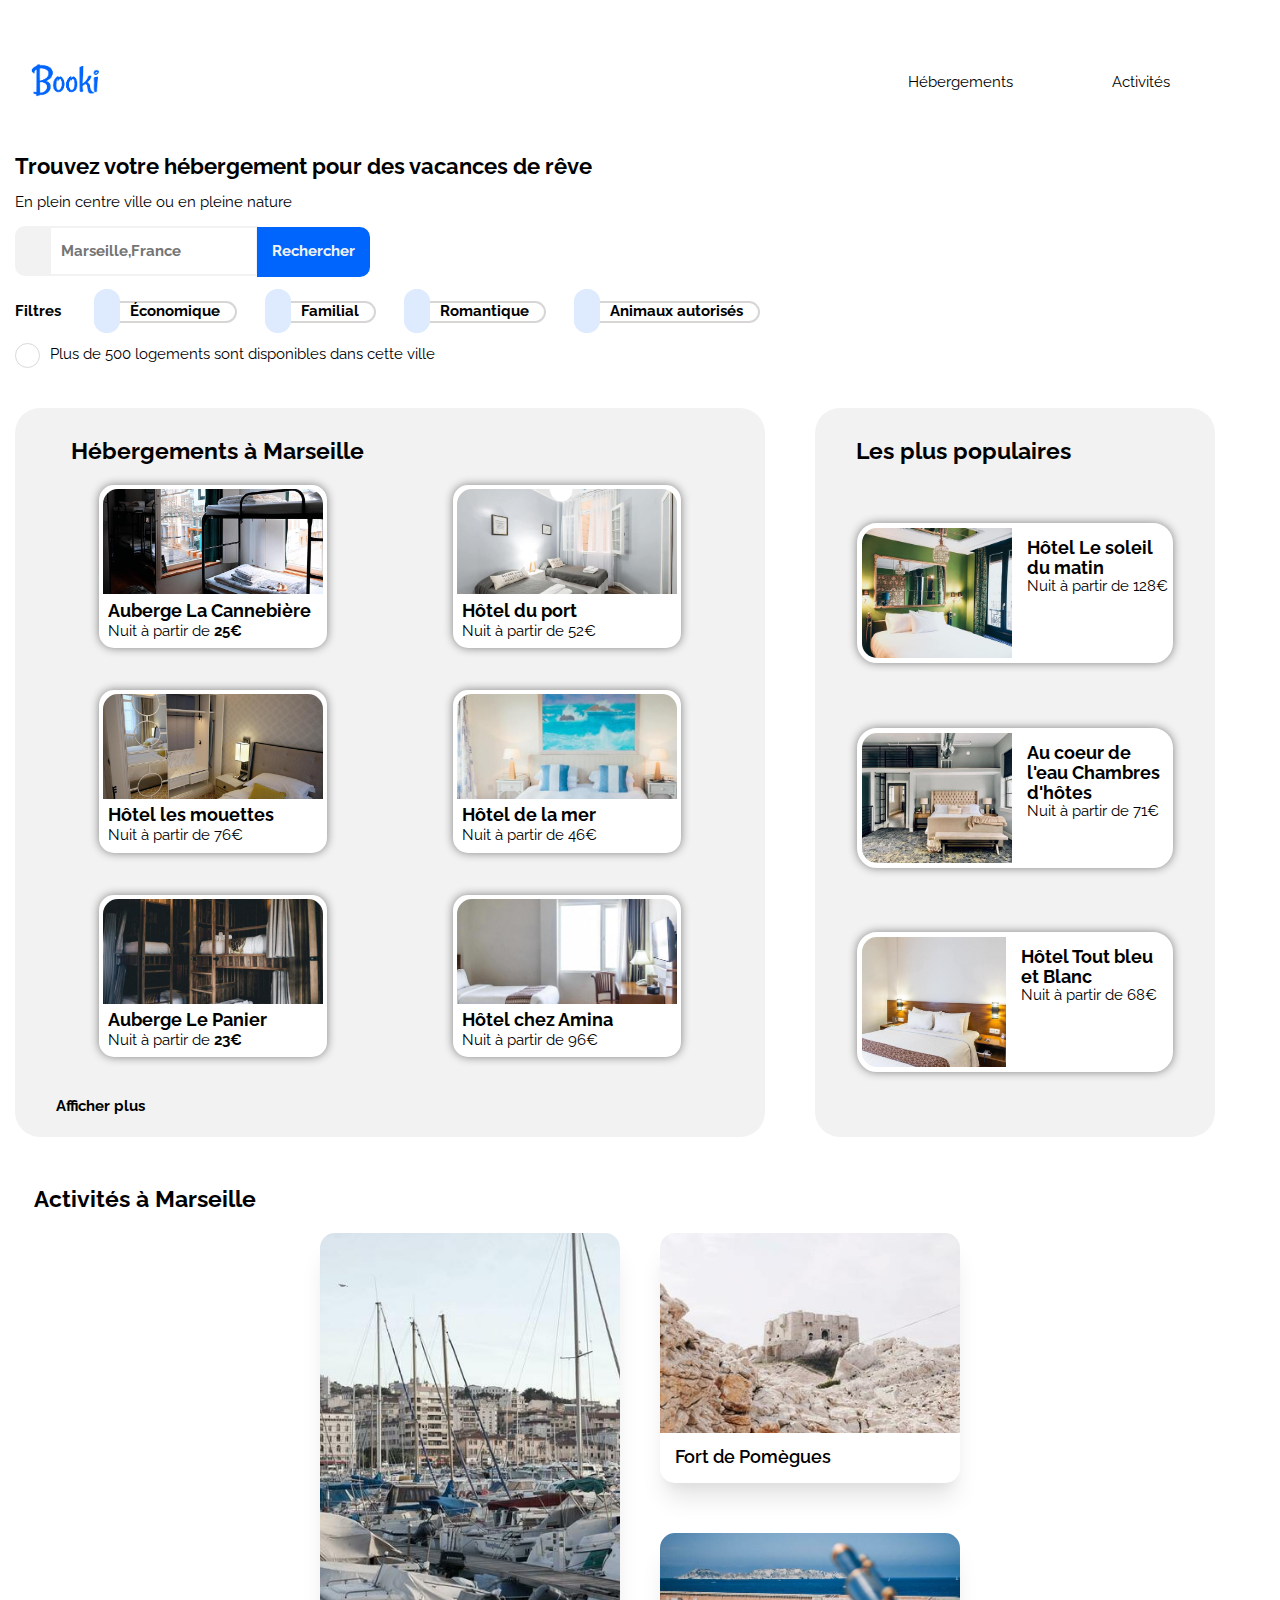
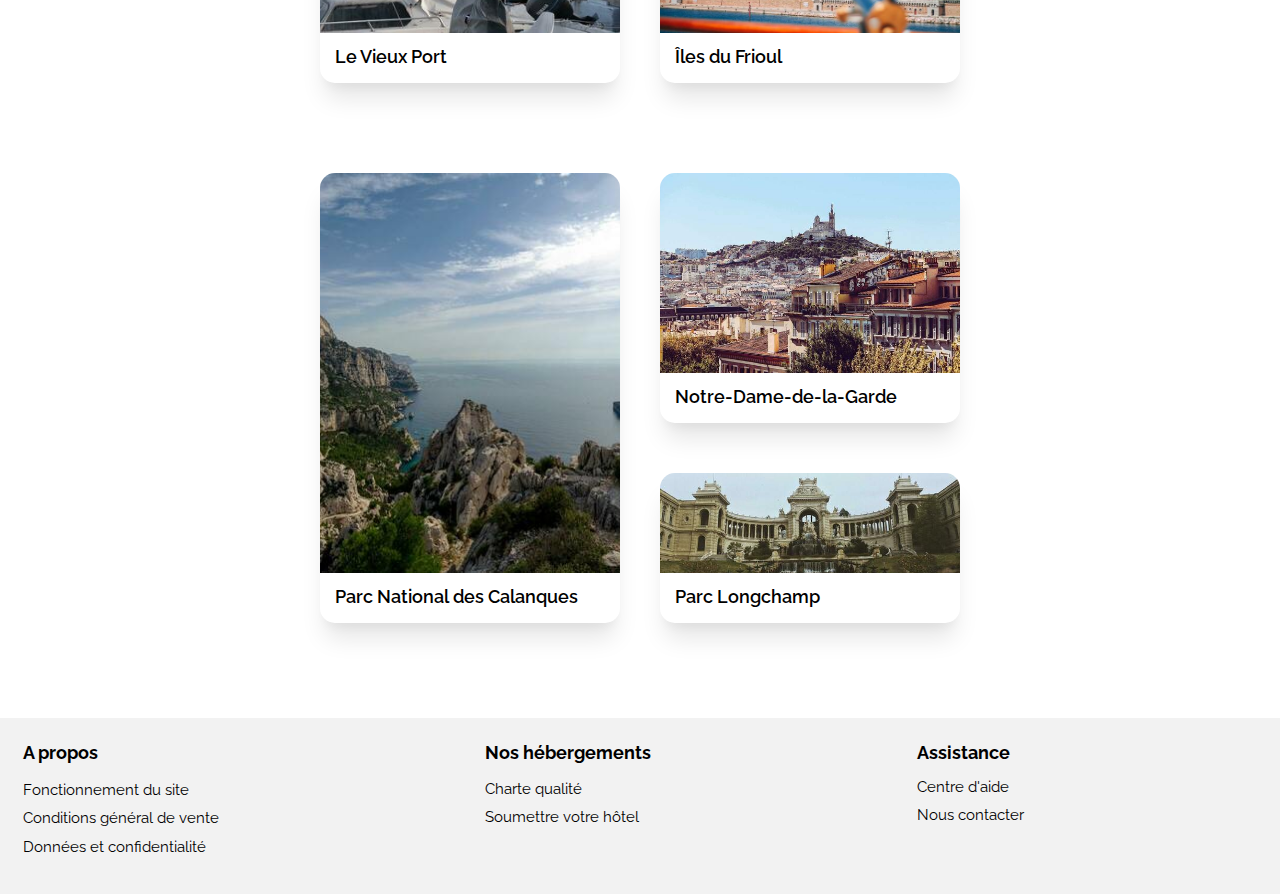
<file: index.html>
<!DOCTYPE html>
<html lang="fr">
  <head>
    <meta charset="UTF-8" />
    <meta http-equiv="X-UA-Compatible" content="IE=edge" />
    <meta name="viewport" content="width=device-width, initial-scale=1.0" />
    <link rel="preconnect" href="https://fonts.googleapis.com" />
    <link rel="preconnect" href="https://fonts.gstatic.com" crossorigin />
    <link
      href="https://fonts.googleapis.com/css2?family=Raleway:wght@100&display=swap"
      rel="stylesheet"
    />
    <link
      rel="stylesheet"
      href="https://cdnjs.cloudflare.com/ajax/libs/font-awesome/6.1.1/css/all.min.css"
      integrity="sha512-KfkfwYDsLkIlwQp6LFnl8zNdLGxu9YAA1QvwINks4PhcElQSvqcyVLLD9aMhXd13uQjoXtEKNosOWaZqXgel0g=="
      crossorigin="anonymous"
      referrerpolicy="no-referrer"
    />
    <link rel="stylesheet" href="css/normalize.css" />
    <link rel="stylesheet" href="css/style.css" />
    <title>Booki</title>
  </head>
  <body>
    <header>
      <div id="entete">
        <a href="#">
          <img id="logo" src="img/logo/Booki@3x.png" alt="booki" />
        </a>
        <nav>
          <div class="sub_nav">
            <a href="#logement">Hébergements</a>
            <a href="#activite">Activités</a>
          </div>
        </nav>
      </div>
    </header>
    <main>
      <section class="find">
        <div class="titre">
          <h1>Trouvez votre hébergement pour des vacances de rêve</h1>
          <p>En plein centre ville ou en pleine nature</p>
        </div>
        <div id="recherche">
          <i class="fa-solid fa-location-dot one"></i>
          <form>
            <label for="site_search">Marseille,France</label>
            <input
              placeholder="Marseille,France"
              name="ville"
              type="text"
              id="site_search"
            />
            <button type="submit">Rechercher</button>
          </form>
          <span class="loupe">
            <i class="fa-solid fa-magnifying-glass two"></i>
          </span>
        </div>
        <nav id="filtre">
          <p>Filtres</p>
          <ul>
            <li>
              <a href="#">
                <i class="fa-solid fa-money-bill-1-wave"></i>Économique</a
              >
            </li>
            <li>
              <a href="#">
                <i class="fa-solid fa-child-reaching"></i>Familial</a
              >
            </li>
            <li>
              <a href="#"><i class="fa-solid fa-heart"></i>Romantique</a>
            </li>
            <li>
              <a href="#"><i class="fa-solid fa-dog"></i>Animaux autorisés</a>
            </li>
          </ul>
        </nav>
        <div class="searchResult">
          <div class="searchResultIcon">
            <i class="fa-solid fa-info"></i>
          </div>
          <p class="searchResultText">
            Plus de 500 logements sont disponibles dans cette ville
          </p>
        </div>
      </section>

      <!--HEBERGEMENT-->

      <div id="logement">
        <section class="hote">
          <h2>Hébergements à Marseille</h2>
          <a href="#">
            <article class="blockh">
              <div class="contenu">
                <img
                  src="img/Hébergement/Auberge_la_cannebière.jpg"
                  alt="Auberge_cannebiere"
                />
                <h3>Auberge La Cannebière</h3>
                <p>Nuit à partir de <strong>25€</strong></p>
                <div class="rating">
                  <ul>
                    <li>
                      <i class="fa-solid fa-star"></i>
                    </li>
                    <li>
                      <i class="fa-solid fa-star"></i>
                    </li>
                    <li>
                      <i class="fa-solid fa-star"></i>
                    </li>
                    <li>
                      <i class="fa-solid fa-star"></i>
                    </li>
                    <li>
                      <i class="fa-solid fa-star" style="color: #f2f2f2"></i>
                    </li>
                  </ul>
                </div>
              </div>
            </article>
          </a>
          <a href="#">
            <article class="blockh">
              <div class="contenu">
                <img src="img/Hébergement/Hôtel_du_port.jpg" alt="hotel_port" />
                <h3>Hôtel du port</h3>
                <p>Nuit à partir de 52€</p>
                <div class="rating">
                  <ul>
                    <li>
                      <i class="fa-solid fa-star"></i>
                    </li>
                    <li>
                      <i class="fa-solid fa-star"></i>
                    </li>
                    <li>
                      <i class="fa-solid fa-star"></i>
                    </li>
                    <li>
                      <i class="fa-solid fa-star"></i>
                    </li>
                    <li>
                      <i class="fa-solid fa-star"></i>
                    </li>
                  </ul>
                </div>
              </div>
            </article>
          </a>
          <a href="#">
            <article class="blockh">
              <div class="contenu">
                <img
                  src="img/Hébergement/Hôtel_les_mouettes.jpg"
                  alt="hotel_mouette"
                />
                <h3>Hôtel les mouettes</h3>
                <p>Nuit à partir de 76€</p>
                <div class="rating">
                  <ul>
                    <li>
                      <i class="fa-solid fa-star"></i>
                    </li>
                    <li>
                      <i class="fa-solid fa-star"></i>
                    </li>
                    <li>
                      <i class="fa-solid fa-star"></i>
                    </li>
                    <li>
                      <i class="fa-solid fa-star"></i>
                    </li>
                    <li>
                      <i class="fa-solid fa-star" style="color: #f2f2f2"></i>
                    </li>
                  </ul>
                </div>
              </div>
            </article>
          </a>
          <a href="#">
            <article class="blockh">
              <div class="contenu">
                <img
                  src="img/Hébergement/Hôtel_de_la_mer.jpg"
                  alt="hotel_mer"
                />
                <h3>Hôtel de la mer</h3>
                <p>Nuit à partir de 46€</p>
                <div class="rating">
                  <ul>
                    <li>
                      <i class="fa-solid fa-star"></i>
                    </li>
                    <li>
                      <i class="fa-solid fa-star"></i>
                    </li>
                    <li>
                      <i class="fa-solid fa-star"></i>
                    </li>
                    <li>
                      <i class="fa-solid fa-star" style="color: #f2f2f2"></i>
                    </li>
                    <li>
                      <i class="fa-solid fa-star" style="color: #f2f2f2"></i>
                    </li>
                  </ul>
                </div>
              </div>
            </article>
          </a>
          <a href="#">
            <article class="blockh">
              <div class="contenu">
                <img
                  src="img/Hébergement/Auberge_le_panier.jpg"
                  alt="Auberge_lepanier"
                />
                <h3>Auberge Le Panier</h3>
                <p>Nuit à partir de <strong>23€</strong></p>
                <div class="rating">
                  <ul>
                    <li>
                      <i class="fa-solid fa-star"></i>
                    </li>
                    <li>
                      <i class="fa-solid fa-star"></i>
                    </li>
                    <li>
                      <i class="fa-solid fa-star"></i>
                    </li>
                    <li>
                      <i class="fa-solid fa-star"></i>
                    </li>
                    <li>
                      <i class="fa-solid fa-star" style="color: #f2f2f2"></i>
                    </li>
                  </ul>
                </div>
              </div>
            </article>
          </a>
          <a href="#">
            <article class="blockh">
              <div class="contenu">
                <img
                  src="img/Hébergement/Hôtel_chez_amina.jpg"
                  alt="hotel_amina"
                />
                <h3>Hôtel chez Amina</h3>
                <p>Nuit à partir de 96€</p>
                <div class="rating">
                  <ul>
                    <li>
                      <i class="fa-solid fa-star"></i>
                    </li>
                    <li>
                      <i class="fa-solid fa-star"></i>
                    </li>
                    <li>
                      <i class="fa-solid fa-star"></i>
                    </li>
                    <li>
                      <i class="fa-solid fa-star"></i>
                    </li>
                    <li>
                      <i class="fa-solid fa-star"></i>
                    </li>
                  </ul>
                </div>
              </div>
            </article>
          </a>
          <a href="#" class="plus">Afficher plus</a>
        </section>

        <!--populaire-->

        <section class="populaire">
          <h2>Les plus populaires<i class="fa-solid fa-star"></i></h2>
          <a href="#">
            <article class="blockp">
              <div class="contenu_pop">
                <img
                  src="img/Hébergement/Hôtel_le_soleil_du_matin.jpg"
                  alt="hotel_soleil"
                />
                <div class="populaire_txt">
                  <h3>Hôtel Le soleil du matin</h3>
                  <p>Nuit à partir de 128€</p>
                  <div class="rating rating_pop">
                    <ul>
                      <li>
                        <i class="fa-solid fa-star"></i>
                      </li>
                      <li>
                        <i class="fa-solid fa-star"></i>
                      </li>
                      <li>
                        <i class="fa-solid fa-star"></i>
                      </li>
                      <li>
                        <i class="fa-solid fa-star"></i>
                      </li>
                      <li>
                        <i class="fa-solid fa-star"></i>
                      </li>
                    </ul>
                  </div>
                </div>
              </div>
            </article>
          </a>
          <a href="#">
            <article class="blockp">
              <div class="contenu_pop">
                <img
                  src="img/Hébergement/Au_coeur_de_l'eau_chambres_d'hôtes.jpg"
                  alt="Chambre_hote"
                />
                <div class="populaire_txt">
                  <h3>Au coeur de l'eau Chambres d'hôtes</h3>
                  <p>Nuit à partir de 71€</p>
                  <div class="rating rating_pop">
                    <ul>
                      <li>
                        <i class="fa-solid fa-star"></i>
                      </li>
                      <li>
                        <i class="fa-solid fa-star"></i>
                      </li>
                      <li>
                        <i class="fa-solid fa-star"></i>
                      </li>
                      <li>
                        <i class="fa-solid fa-star"></i>
                      </li>
                      <li>
                        <i class="fa-solid fa-star" style="color: #f2f2f2"></i>
                      </li>
                    </ul>
                  </div>
                </div>
              </div>
            </article>
          </a>
          <a href="#">
            <article class="blockp">
              <div class="contenu_pop">
                <img
                  src="img/Hébergement/Hôtel_tout_bleu_et_blanc.jpg"
                  alt="hotel_bleu_blanc"
                />
                <div class="populaire_txt">
                  <h3>Hôtel Tout bleu et Blanc</h3>
                  <p>Nuit à partir de 68€</p>

                  <div class="rating rating_pop">
                    <ul>
                      <li>
                        <i class="fa-solid fa-star"></i>
                      </li>
                      <li>
                        <i class="fa-solid fa-star"></i>
                      </li>
                      <li>
                        <i class="fa-solid fa-star"></i>
                      </li>
                      <li>
                        <i class="fa-solid fa-star"></i>
                      </li>
                      <li>
                        <i class="fa-solid fa-star" style="color: #f2f2f2"></i>
                      </li>
                    </ul>
                  </div>
                </div>
              </div>
            </article>
          </a>
        </section>
      </div>

      <!--ACTIVITES-->
      <div id="titrea">
        <h2>Activités à Marseille</h2>
      </div>
      <div id="activite">
        <article class="colonne">
          <a href="#">
            <figure class="img1">
              <img src="img/Activité/Le_vieux_port.jpg" alt="port" />
              <h3>Le Vieux Port</h3>
            </figure>
          </a>
          <article class="ligne">
            <a href="#">
              <figure class="img2">
                <img src="img/Activité/Fort_de_pomègues.jpg" alt="fort" />
                <h3>Fort de Pomègues</h3>
              </figure>
            </a>
            <a href="#">
              <figure class="img3">
                <img src="img/Activité/Iles_du_frioul.jpg" alt="ile_frioul" />
                <h3>Îles du Frioul</h3>
              </figure>
            </a>
          </article>
        </article>
        <article class="colonne">
          <a href="#">
            <figure class="img4">
              <img
                src="img/Activité/Parc_national_des_calanques.jpg"
                alt="Parc_calanques"
              />
              <h3>Parc National des Calanques</h3>
            </figure>
          </a>
          <article class="ligne">
            <a href="#">
              <figure class="img5">
                <img src="img/Activité/Notre_dame_de_la_garde.jpg" alt="dame" />
                <h3>Notre-Dame-de-la-Garde</h3>
              </figure>
            </a>
            <a href="#">
              <figure class="img6">
                <img src="img/Activité/Longchamp.jpg" alt="Parc_Longchamp" />
                <h3>Parc Longchamp</h3>
              </figure>
            </a>
          </article>
        </article>
      </div>
    </main>

    <!--FOOTER-->

    <footer>
      <nav>
        <h3>A propos</h3>
        <ul>
          <li><a href="#">Fonctionnement du site</a></li>
          <li><a href="#">Conditions général de vente</a></li>
          <li><a href="#">Données et confidentialité</a></li>
        </ul>
      </nav>
      <nav>
        <h3>Nos hébergements</h3>
        <ul>
          <li><a href="#">Charte qualité</a></li>
          <li><a href="#">Soumettre votre hôtel</a></li>
        </ul>
      </nav>
      <nav>
        <h3>Assistance</h3>
        <ul>
          <li><a href="#">Centre d'aide</a></li>
          <li><a href="#">Nous contacter</a></li>
        </ul>
      </nav>
    </footer>
  </body>
</html>
</file>
<file: css/style.css>
/* GLOBAL*/
*,
::before,
::after {
  box-sizing: border-box;
  padding: 0;
  margin: 0;
}
html {
  font-size: 62.5%;
}
body {
  font-size: 1.5rem;
  font-family: "Raleway", sans-serif;
  margin: 0 auto;
}
header,
main {
  max-width: 1440px;
  margin: 0 auto;
  padding: 1.5rem;
}
h1 {
  font-size: 2.2rem;
  font-weight: bold;
  color: black;
}

img {
  object-fit: cover;
}
a {
  text-decoration: none;
  color: black;
}

/*ENTETE*/

#logo {
  height: 50px;
}

#entete {
  display: flex;
  align-items: center;
  justify-content: space-between;
  margin-top: 40px;
}
#entete nav a {
  margin: 0rem 6.5rem 0rem 0rem;
  padding: 7.1rem 3rem 0rem 0rem;
}

.sub_nav a:hover {
  color: #0065fc;
  border-top: 2px #0065fc solid;
}

/*Recherche*/

#recherche {
  display: flex;
  height: 50px;
  margin: 15px 0;
}
label {
  position: absolute;
  left: -999px;
}

button {
  background-color: #0065fc;
  color: #f2f2f2;
  height: 50px;
  cursor: pointer;
  border-radius: 0 10px 10px 0;
  border: #f2f2f2;
  padding: 0 15px 0 15px;
  font-weight: bold;
  position: relative;
  margin-left: -5px;
}
#site_search {
  font-weight: bold;
  padding: 10px;
  border: 2px #f2f2f2 solid;
  height: 50px;
}

#recherche .one {
  background-color: #f2f2f2;
  padding: 17px;
  border-radius: 10px 0 0 10px;
}

#recherche button:active {
  background-color: rgb(100, 88, 211);
}

/*filtre*/

#filtre {
  display: flex;
  align-items: center;
  font-weight: bold;
  margin: 20px 0 15px 0;
}

#filtre ul {
  display: flex;
  padding: 5px;
}

#filtre ul li {
  display: flex;
  align-items: center;
  border: 2px solid rgb(216, 213, 213);
  border-radius: 25px;
  margin-left: 30px;
}

#filtre ul li a {
  padding-right: 15px;
}

#filtre ul li a:hover {
  color: #0065fc;
  transition: color 0.2s;
}

#filtre ul li i {
  color: #0065fc;
  background-color: #deebff;
  border: 3px solid #deebff;
  border-radius: 35px;
  padding: 10px;
  margin-right: 10px;
  text-align: center;
}

#filtre .fa-solid {
  height: 45px;
  width: 45px;
  position: relative;
  margin-left: -4px;
}

.searchResult {
  display: flex;
  margin: 1rem 0 4rem 0;
  align-items: center;
}

.searchResultIcon {
  color: #0065fc;
  height: 2.5rem;
  width: 2.5rem;
  padding: 0.5rem;
  border: solid 1px #d9d9d9;
  border-radius: 100%;
  display: flex;
  align-items: center;
  justify-content: center;
  margin-right: 1rem;
}

/* HEBERGEMENT */

#logement {
  display: flex;
}

.hote {
  width: 60%;
  border-radius: 25px;
  background-color: #f2f2f2;
}

.hote h2 {
  flex-basis: 100%;
  margin: 10px 0 0 35px;
}

.hote,
.blockh {
  padding: 1.4em;
  justify-content: space-around;
}

.blockh:hover {
  transform: scale(1.05);
}

.hote {
  display: flex;
  flex-wrap: wrap;
}

.blockh img {
  width: 220px;
  height: 105px;
  border-radius: 15px 15px 0 0;
}

.contenu {
  background-color: #ffffff;
  border-radius: 15px;
  box-shadow: 0 0 10px grey;
  border: 4px white solid;
}

.contenu h3,
.contenu p {
  margin: 2px 0 2px 5px;
}

.rating ul {
  font-size: 1.3rem;
  color: #0065fc;
  margin: 2px 0 2px 5px;
  display: flex;
  list-style-type: none;
}

.plus {
  font-weight: bold;
  display: flex;
  justify-content: left;
  flex-basis: 100%;
  margin: 20px 0 0 20px;
}
.plus:hover {
  color: #0065fc;
}

/*POPULAIRE*/
.populaire,
.blockp {
  padding: 1.4em;
}

.populaire {
  display: flex;
  flex-wrap: wrap;
  width: 32%;
  min-width: 32%;
  border-radius: 25px;
  background-color: #f2f2f2;
  margin: 0 0 0 50px;
}
.populaire h2 {
  display: flex;
  justify-content: space-between;
  flex-basis: 100%;
  margin: 10px 20px 15px 20px;
}
.blockp img {
  width: 150px;
  height: 130px;
  border-radius: 15px 0 0 15px;
}

.contenu_pop {
  display: flex;
  background-color: #ffffff;
  border-radius: 20px;
  box-shadow: 0 0 10px grey;
  border: 5px white solid;
}
.populaire_txt {
  width: 50%;
  margin: 10px 0 0 15px;
}

.rating_pop {
  margin-top: 40px;
}
.populaire a:hover {
  transform: scale(1.05);
}

/*ACTIVITE*/

#titrea {
  margin: 4% 0 0 1.5%;
}
#activite,
.colonne {
  padding: 1rem;
  margin-bottom: 30px;
  display: flex;
  flex-wrap: wrap;
  justify-content: center;
  gap: 4rem;
}
#activite .ligne {
  display: flex;
  flex-direction: column;
  gap: 4rem;
  justify-content: space-between;
}

figure > img {
  object-fit: cover;
  border-top-left-radius: 1.5rem;
  border-top-right-radius: 1.5rem;
}
#activite a {
  transition-property: transform;
  border-radius: 1.5rem;
  cursor: pointer;
  box-shadow: 0 20px 25px -5px rgba(0, 0, 0, 0.1),
    0 10px 10px -5px rgba(0, 0, 0, 0.04);
}
#activite h3 {
  margin: 5px 0 0 10px;
}

#activite a:hover {
  transform: scale(1.05);
}

figure > h3 {
  padding: 0.5rem;
  font-weight: 600;
}
.img1 {
  height: 450px;
  width: 100%;
}
.img2 {
  height: 250px;
  width: 100%;
}
.img3 {
  height: 150px;
  width: 100%;
}
.img4 {
  height: 450px;
  width: 100%;
}
.img5 {
  height: 250px;
  width: 100%;
}
.img6 {
  height: 150px;
  width: 100%;
}
.img1 img {
  height: 400px;
  width: 300px;
}
.img2 img {
  height: 200px;
  width: 300px;
}
.img3 img {
  height: 100px;
  width: 300px;
}
.img4 img {
  height: 400px;
  width: 300px;
}
.img5 img {
  height: 200px;
  width: 300px;
}
.img6 img {
  height: 100px;
  width: 300px;
}

/*FOOTER*/
footer {
  display: flex;
  justify-content: flex-end;
  padding-bottom: 3%;
  background-color: #f2f2f2;
}
footer h3 {
  padding-bottom: 4%;
}
footer nav {
  margin-top: 2%;
  padding: 0 20% 0 1rem;
}
footer nav li {
  list-style-type: none;
  margin-top: 8px;
  padding-top: 3px;
}
footer a:hover {
  color: #0065fc;
}

/*MEDIAQUERRIES*/
@media screen and (max-width: 768px) {
  header,
  main {
    padding: 0;
  }
}

/*ENTETE*/

@media screen and (max-width: 992px) {
  #entete {
    display: flex;
    flex-direction: column;
    align-items: center;
    border-bottom: 2px solid #f2f2f2;
  }
  #entete nav a {
    margin: 0 auto;
    padding: 0rem 5.5rem 1rem 5.1rem;
  }
  #logo {
    margin: 0 0 25px 0;
  }
  .sub_nav a:hover {
    border-bottom: 2px #0065fc solid;
    border-top: none;
    padding-bottom: 3px;
  }
  .sub_nav {
    display: flex;
    position: relative;
    margin-bottom: -2px;
  }
  .sub_nav a {
    border-bottom: 2px solid #f2f2f2;
  }
}
@media screen and (max-width: 768px) {
  #entete {
    display: flex;
    flex-direction: column;
    align-items: center;
  }
  #entete nav a {
    padding: 0rem 5.5rem 1rem 5.1rem;
  }
  #logo {
    margin: 0 0 25px 0;
  }
  .sub_nav a:hover {
    border-bottom: 2px #0065fc solid;
    border-top: none;
    padding-bottom: 3px;
  }
  .sub_nav {
    display: flex;
  }
  .sub_nav a {
    border-bottom: 2px solid #f2f2f2;
  }
}

/*RECHERCHE*/

@media screen and (max-width: 992px) {
  .titre {
    padding: 5% 0 5% 0;
    display: flex;
    flex-direction: column;
    align-items: center;
  }
  #recherche {
    display: flex;
    justify-content: center;
  }
}
@media screen and (min-width: 768px) {
  .loupe {
    display: none;
  }
}
@media screen and (max-width: 768px) {
  .titre {
    padding: 5% 8% 5% 8%;
    justify-content: center;
    text-align: center;
  }
  .searchResult {
    margin: 0;
  }
  button {
    display: none;
  }
  .loupe .two {
    position: relative;
    right: 10px;
    padding: 17px;
    background-color: #0065fc;
    color: #ffffff;
    border-radius: 15px;
  }
}

/*FILTRE*/
@media screen and (max-width: 992px) {
  #filtre {
    padding: 5% 0 0 0;
    display: flex;
    flex-direction: column;
  }
  #filtre ul {
    display: flex;
    flex-wrap: wrap;
    justify-content: center;
  }
  #filtre ul li {
    margin: 2%;
  }
  #filtre p .fa-solid {
    padding: 5%;
  }
  .searchResultIcon {
    margin-left: 8%;
  }
  .searchResult {
    justify-content: center;
  }
}
@media screen and (max-width: 768px) {
  #filtre {
    padding: 5% 0 0 5%;
    display: flex;
    flex-direction: column;
    align-items: flex-start;
  }
  #filtre p {
    padding-left: 5%;
  }
  #filtre ul {
    display: flex;
    flex-wrap: wrap;
    justify-content: flex-start;
  }
  #filtre ul li {
    margin: 2%;
  }
  #filtre p .fa-solid {
    padding: 5%;
  }
  .searchResultIcon {
    margin-left: 8%;
  }
  .searchResult {
    align-items: baseline;
    margin: 0 0 2.5rem 0;
  }
}

/*HEBERGEMENT*/

@media screen and (max-width: 992px) {
  #logement {
    display: flex;
    flex-direction: column-reverse;
    margin: 0;
  }
  .hote h2 {
    margin: 1.5rem 0 0 13rem;
    padding: 1.5rem 1.5rem;
  }
  .hote a {
    width: 70%;
  }
  .hote {
    width: 100%;
    border-radius: 15px;
    background-color: #ffffff;
  }

  .blockh {
    display: flex;
    flex-direction: column;
    padding: 2.5%;
    margin: 0;
  }

  .contenu {
    display: flex;
    flex-wrap: wrap;
    background-color: #ffffff;
    border-radius: 15px;
    box-shadow: 0 0 10px grey;
    width: 100%;
    height: 200px;
  }

  .contenu img {
    width: 100%;
    height: 110px;
    border-radius: 15px 15px 0px 0px;
    object-fit: cover;
  }

  .contenu p {
    width: 90%;
  }
  .plus {
    margin: 2rem 0 0 14rem;
  }
}

@media all and (max-width: 768px) {
  #logement {
    display: flex;
    flex-direction: column-reverse;
    margin: 0;
  }
  .hote h2 {
    margin: 0;
    padding: 2% 0 5% 1%;
  }
  .hote {
    border-radius: 15px;
    background-color: #ffffff;
  }
  .hote a {
    width: 100%;
  }
  .blockh {
    display: flex;
    flex-direction: column;
    padding: 2.5%;
    margin: 0;
  }

  .contenu {
    display: flex;
    flex-wrap: wrap;
    background-color: #ffffff;
    border-radius: 15px;
    box-shadow: 0 0 10px grey;
    width: 100%;
    height: 200px;
  }

  .contenu img {
    width: 100%;
    height: 110px;
    border-radius: 15px 15px 0px 0px;
    object-fit: cover;
  }

  .contenu p {
    width: 80%;
  }
  .plus {
    margin: 2rem 0 0 1rem;
  }
}

/*POPULAIRE*/

@media all and (max-width: 768px) {
  .populaire h2 {
    display: flex;
    width: 100%;
    margin: 10% 0 5% 0;
    padding: 0 20px 0 20px;
  }
  .populaire {
    display: flex;
    flex-direction: column;
    width: 100%;
    background-color: #f2f2f2;
    margin: 0;
    padding: 0 0 40px 0;
    border-radius: 0px;
  }
  .rating_pop {
    margin-top: 60px;
  }
  .blockp img {
    width: 130px;
    height: 150px;
  }
  .blockp {
    padding: 0.7rem 2rem 0.7rem 2rem;
  }
}

@media screen and (min-width: 768px) and (max-width: 992px) {
  .populaire h2 {
    display: flex;
    margin: 3rem;
    padding: 0 12rem;
  }
  .populaire {
    display: flex;
    flex-direction: column;
    width: 100%;
    background-color: #f2f2f2;
    margin: 0;
    padding: 0 0 40px 0;
    border-radius: 0px;
  }
  .populaire a {
    width: 85%;
    padding-left: 15%;
  }
  .rating_pop {
    margin-top: 40px;
  }
  .blockp img {
    width: 130px;
    height: 150px;
  }
  .blockp {
    padding: 0.7rem 2rem 0.7rem 2rem;
  }
}

/*ACTIVITE*/
@media screen and (max-width: 992px) {
  #titrea h2 {
    margin: 0 0 2rem 15rem;
  }
  #activite,
  .colonne {
    justify-content: center;
  }
}
@media screen and (max-width: 768px) {
  #titrea h2 {
    margin: 10% 0 7% 6%;
  }
  #activite {
    margin: 0;
    display: flex;
    justify-content: center;
  }
  #activite a {
    width: 88%;
  }
  #activite,
  .colonne {
    gap: 2.5rem;
    margin: 0;
    padding: 0;
  }

  #activite .ligne {
    width: 100%;
    gap: 2.5rem;
    align-items: center;
  }
  #activite img {
    width: 100%;
    height: 150px;
  }
  #activite .img1,
  .img2,
  .img3,
  .img4,
  .img5,
  .img6 {
    width: 100%;
    height: 200px;
  }
}
/*FOOTER*/
@media screen and (max-width: 992px) {
  footer {
    display: flex;
    justify-content: center;
  }
  footer nav {
    padding: 5rem;
  }
}

@media screen and (max-width: 768px) {
  footer {
    display: flex;
    flex-direction: column;
    justify-content: center;
    padding: 10%;
    margin-top: 13%;
  }
  footer nav {
    padding-bottom: 10%;
  }
}
</file>
